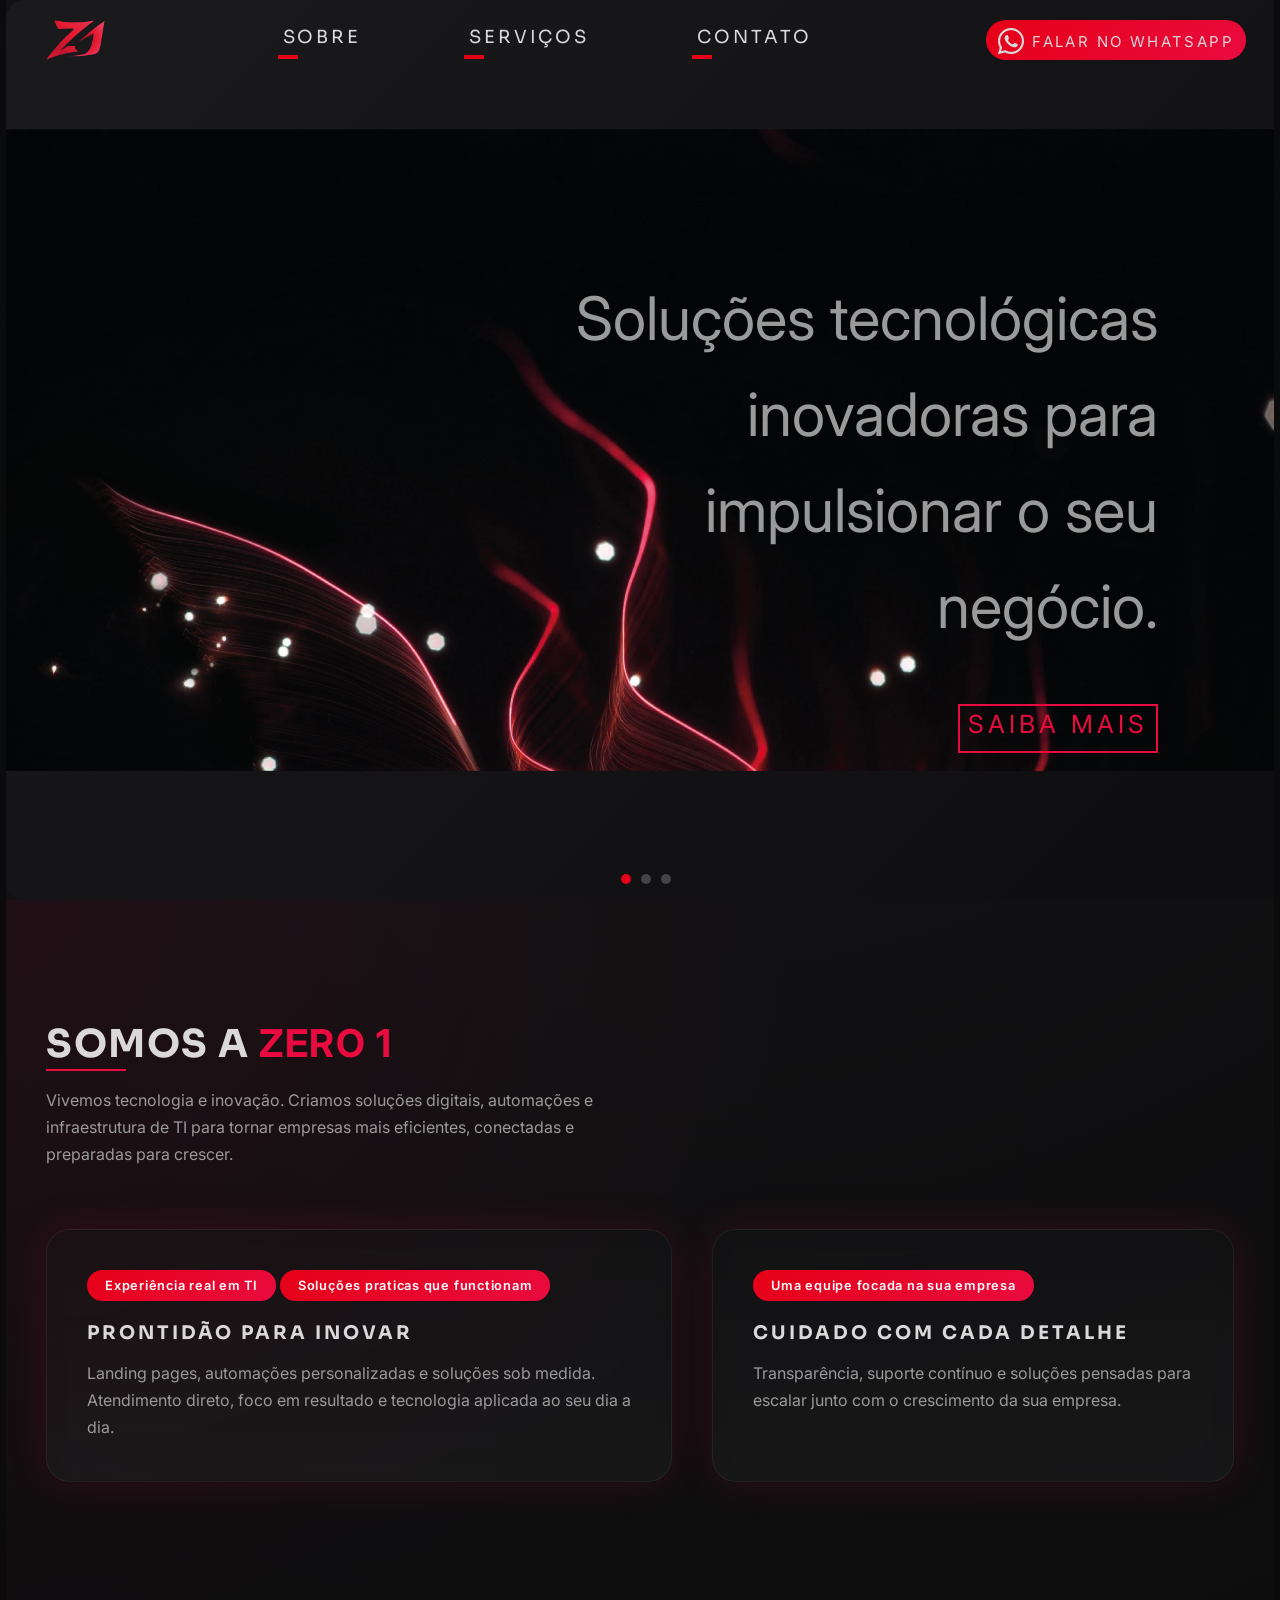
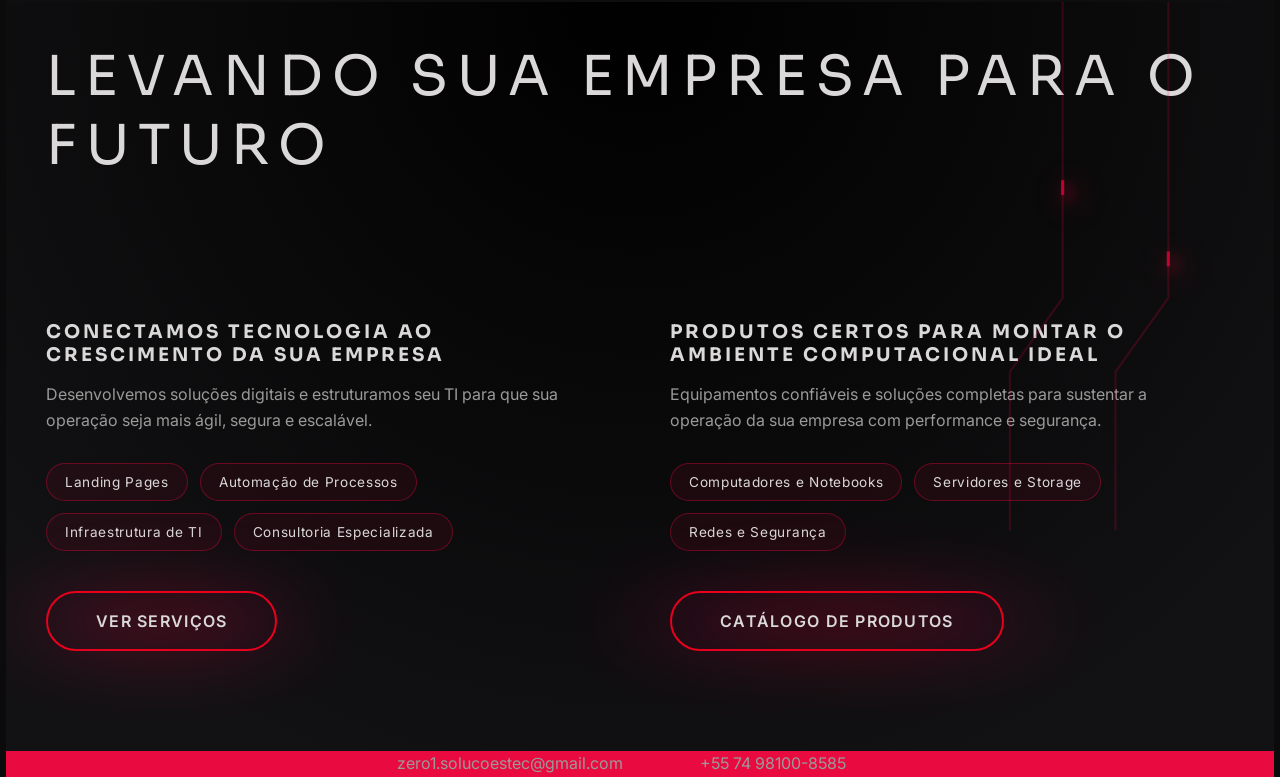
<file: index.html>
<!DOCTYPE html>
<html lang="pt-BR">

<head>
    <meta charset="UTF-8" />
    <meta name="viewport" content="width=device-width, initial-scale=1.0" />
    <title>Zero 1</title>

    <link rel="stylesheet" href="https://cdn.jsdelivr.net/npm/bootstrap-icons@1.11.3/font/bootstrap-icons.css">

    <link
        href="https://fonts.googleapis.com/css2?family=Inter:wght@300;400;500&family=Sora:wght@300;400;600&display=swap"
        rel="stylesheet">

    <link rel="stylesheet" href="./CSS/styles.css" />
</head>

<body>
    <nav>
        <div class="menu-toggle" id="menuToggle">
            <span></span>
            <span></span>
            <span></span>
        </div>
        <div class="div_logo">
            <a href="#home">
                <img class="nav_logo_1" src=".\SRC\Logo.png" alt="Logo Zero 1">
                <img class="nav_logo_2" src=".\SRC\Logo_zero1.png" alt="Logo Zero 1">
            </a>
        </div>

        <div id="nav_links" class="nav_links">
            <div class="div_links">
                <a href="#sobre" class="btn nav_btn" data-scroll="sobre">
                    Sobre
                </a>
                <a href="#servicos" class="btn nav_btn" data-scroll="servicos">
                    Serviços
                </a>
                <a href="#contato" class="btn nav_btn" data-scroll="contato">
                    Contato
                </a>
            </div>
        </div>

        <a class="btn btn_whatsapp" href="https://wa.me/5574981008585" target="_blank" rel="noopener">
            <span class="ico ico-whatsapp"></span>
            <span class="text-whatsapp">
                Falar no WhatsApp
            </span>
        </a>
    </nav>

    <!-- ===== HERO / APRESENTAÇÃO ===== -->
    <section class="hero main-section" id="home">
        <div class="carousel">
            <div class="carousel-track" id="carouselTrack">
                <div class="carousel-slide">
                    <img class="carousel-img" src=".\SRC\img_1.png" alt="">
                    <label id="lbl_1">
                        <p>
                            Soluções tecnológicas inovadoras para impulsionar o seu negócio.
                        </p>
                        <a class="btn_cta show-text" href="">
                            Saiba mais
                            <span class=" cta_txt_top">
                                Saiba mais
                            </span>
                            <span class="cta_txt_bottom">
                                Saiba mais
                            </span>
                        </a>
                    </label>
                </div>
                <div class="carousel-slide">
                    <img class="carousel-img" src=".\SRC\img_2.png" alt="">
                    <label id="lbl_2">
                        <p>
                            Landing pages de alta performance e automações inteligentes para transformar seu atendimento
                            e ganhar tempo no dia a dia.
                        </p>
                        <a class="btn_cta" href="">
                            Vamos desenvolver
                            <span class="cta_txt_top">
                                Vamos desenvolver
                            </span>
                            <span class="cta_txt_bottom">
                                Vamos desenvolver
                            </span>
                        </a>
                    </label>
                </div>
                <div class="carousel-slide">
                    <img class="carousel-img" src=".\SRC\img_3.png" alt="">
                    <label id="lbl_3">
                        <p>
                            Tudo o que sua empresa precisa para construir um ambiente computacional completo.
                        </p>
                        <a class="btn_cta" href="">
                            Ver catálogo
                            <span class="cta_txt_top">
                                Ver catálogo
                            </span>
                            <span class="cta_txt_bottom">
                                Ver catálogo
                            </span>
                        </a>
                    </label>
                </div>
            </div>

            <div class="carousel-nav" id="carouselNav"></div>
        </div>
    </section>

    <!-- ===== SOBRE NÓS ===== -->
    <section class="about-z1 main-section" id="sobre">
        <div class="about-header">
            <h2>Somos a <strong style="color: var(--accent-pink);">Zero 1</strong></h2>
            <p>
                Vivemos tecnologia e inovação. Criamos soluções digitais,
                automações e infraestrutura de TI para tornar empresas mais eficientes,
                conectadas e preparadas para crescer.
            </p>
        </div>


        <div class="about-cards">
            <div class="about-card highlight">
                <span class="badge">Experiência real em TI</span>
                <span class="badge">Soluções praticas que functionam</span>

                <h3>Prontidão para inovar</h3>
                <p>
                    Landing pages, automações personalizadas e soluções sob medida.
                    Atendimento direto, foco em resultado e tecnologia aplicada ao seu dia a dia.
                </p>
            </div>


            <div class="about-card highlight">
                <span class="badge">Uma equipe focada na sua empresa</span>
                <h3>Cuidado com cada detalhe</h3>
                <p>
                    Transparência, suporte contínuo e soluções pensadas para escalar junto com
                    o crescimento da sua empresa.
                </p>
            </div>
        </div>
    </section>

    <!-- ===== CALL TO ACTION ===== -->
    <section class="main-section section-cta" id="servicos">
        <svg class="circuit-bg circuit-right" viewBox="0 0 1200 600" preserveAspectRatio="none">


            <path class="circuit-base" d="M1000 0
         V280
         L950 350
         V500" />

            <path class="circuit-glow" d="M1000 0
         V280
         L950 350
         V500" />

            <path class="circuit-base" d="M1100 0
         V280
         L1050 350
         V500" />

            <path class="circuit-glow" d="M1100 0
         V280
         L1050 350
         V500" />

        </svg>
        <div class="title">
            Levando sua empresa para o futuro
        </div>
        <div class="cta">

            <!-- BLOCO SERVIÇOS -->
            <div class="cta-box">
                <h3>Conectamos tecnologia ao crescimento da sua empresa</h3>

                <p class="cta-desc">
                    Desenvolvemos soluções digitais e estruturamos seu TI para que sua
                    operação seja mais ágil, segura e escalável.
                </p>

                <div class="cta-tags">
                    <span>Landing Pages</span>
                    <span>Automação de Processos</span>
                    <span>Infraestrutura de TI</span>
                    <span>Consultoria Especializada</span>
                </div>

                <button>VER SERVIÇOS</button>
            </div>

            <!-- BLOCO PRODUTOS -->
            <div class="cta-box">
                <h3>Produtos certos para montar o ambiente computacional ideal</h3>

                <p class="cta-desc">
                    Equipamentos confiáveis e soluções completas para sustentar
                    a operação da sua empresa com performance e segurança.
                </p>

                <div class="cta-tags">
                    <span>Computadores e Notebooks</span>
                    <span>Servidores e Storage</span>
                    <span>Redes e Segurança</span>
                </div>

                <a href="PAGES/catalogo.html">
                    <button>CATÁLOGO DE PRODUTOS</button>
                </a>
            </div>
        </div>


    </section>
    <!-- ===== CONTATO ===== -->
    <section class="contact" id="contato">
        <div class="contact-info">
            <div>
                <p>zero1.solucoestec@gmail.com</p>
            </div>
            <div>
                <p>+55 74 98100-8585</p>
            </div>
        </div>
    </section>

    <script>

        function rebuildCTA(scope = document) {

            scope.querySelectorAll('.btn_cta').forEach(btn => {

                // remove tudo
                btn.classList.remove('show-text');
                btn.classList.remove('is-animating');

                // força reset real
                void btn.offsetWidth;

                // inicia borda
                btn.classList.add('is-animating');

                // texto só depois da borda
                setTimeout(() => {
                    btn.classList.add('show-text');
                }, 900);
            });
        }

        const track = document.getElementById('carouselTrack');
        const nav = document.getElementById('carouselNav');
        const slides = document.querySelectorAll('.carousel-slide');
        let index = 0;

        rebuildCTA(slides[0]);

        slides.forEach((_, i) => {
            const dot = document.createElement('div');
            dot.classList.add('dot');
            if (i === 0) dot.classList.add('active');
            dot.onclick = () => moveTo(i);
            nav.appendChild(dot);
        });

        function moveTo(i) {
            index = i;
            track.style.transform = `translateX(-${i * 100}%)`;


            document.querySelectorAll('.dot').forEach(d => d.classList.remove('active'));
            nav.children[i].classList.add('active');


            // 🔥 rebuild só no slide ativo
            rebuildCTA(slides[i]);
        }

        setInterval(() => {
            moveTo((index + 1) % slides.length);
        }, 7000);



        const glows = document.querySelectorAll('.circuit-glow');
        const navbar = document.querySelector('nav');

        let offset = 0;
        let velocity = 0;
        let lastScrollY = window.scrollY;

        function animate() {
            // movimento contínuo base
            offset += 3.5 + velocity;

            glows.forEach((glow, index) => {
                const pathLength = glow.getTotalLength();
                const factor = 0.5 + index * 0.2;

                glow.style.strokeDashoffset = -(offset * factor % pathLength);
            });

            // desaceleração suave (inércia)
            velocity *= 0.9;

            requestAnimationFrame(animate);
        }

        window.addEventListener('scroll', () => {
            const currentY = window.scrollY;
            const delta = currentY - lastScrollY;

            /* =========================
               GLOW / INÉRCIA
            ========================== */
            velocity += delta * 0.3;

            /* =========================
               NAVBAR COMPACTA
            ========================== */
            if (currentY > window.innerHeight * 0.6) {
                navbar.classList.add('scrolled');
            } else {
                navbar.classList.remove('scrolled');
            }

            lastScrollY = currentY;
        });

        // inicia loop
        animate();

        const nav_menu = document.querySelector('nav');


        window.addEventListener('scroll', () => {
            if (window.scrollY > window.innerHeight * 0.6 && window.innerWidth >= 900) {
                nav_menu.classList.add('scrolled');
            } else {
                nav_menu.classList.remove('scrolled');
            }
        });

        const menuToggle = document.getElementById('menuToggle');
        const nav_links = document.getElementById('nav_links');

        menuToggle.addEventListener('click', () => {
            menuToggle.classList.toggle('active');
            nav_links.classList.toggle('open');
        });


        document.querySelectorAll('[data-scroll]').forEach(btn => {
            btn.addEventListener('click', () => {

                const targetId = btn.getAttribute('data-scroll');
                const target = document.getElementById(targetId);

                if (!target) return;

                const navHeight = document.querySelector('nav').offsetHeight;
                const targetPosition = target.getBoundingClientRect().top + window.scrollY;
                const offsetPosition = targetPosition - navHeight - 10;

                window.scrollTo({
                    top: offsetPosition,
                    behavior: 'smooth'
                });

                // fecha menu mobile
                nav_links.classList.remove('open');
                menuToggle.classList.remove('active');
            });
        });
    </script>

</body>

</html>
</file>
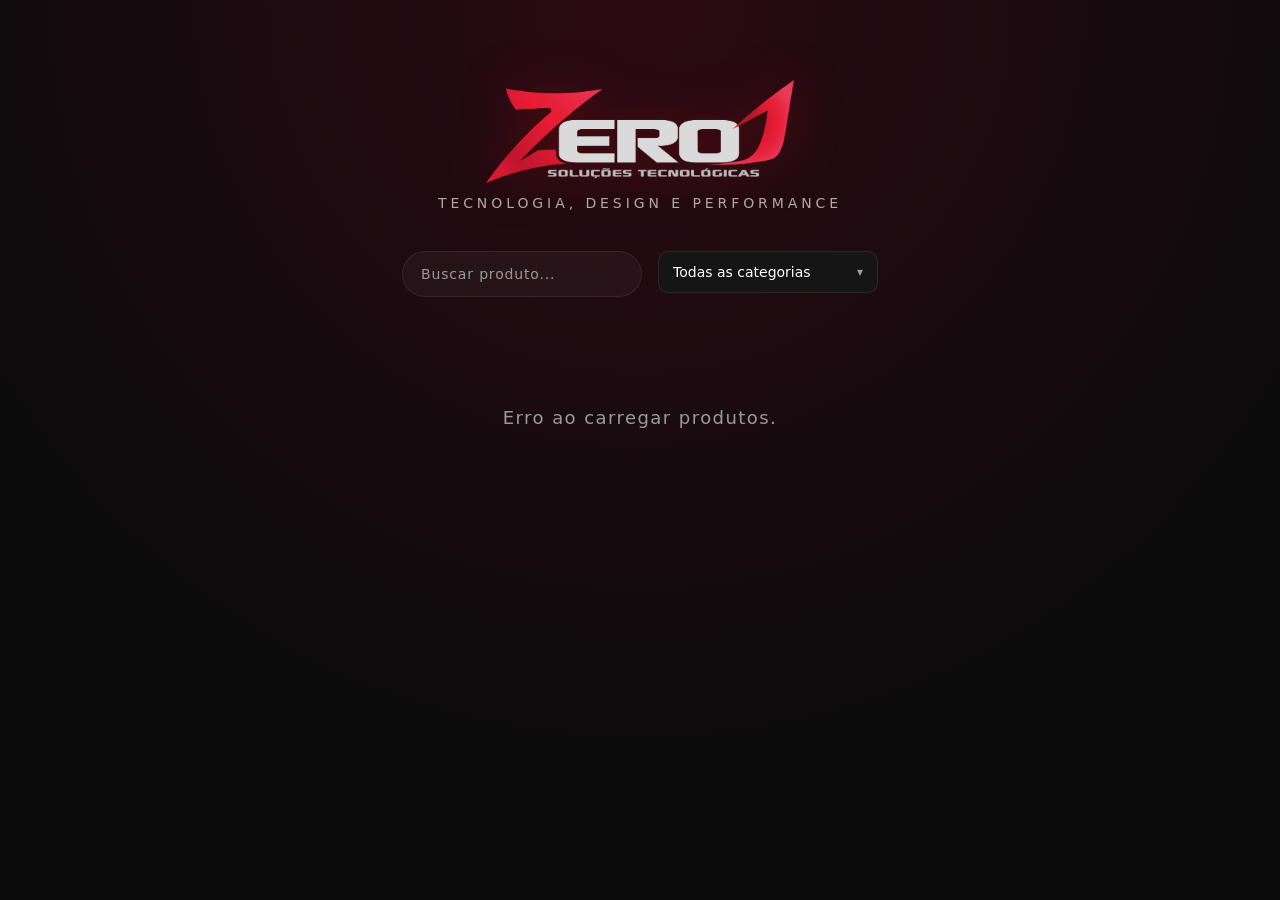
<file: PAGES/catalogo.html>
<!DOCTYPE html>
<html lang="pt-BR">

<head>
    <meta charset="UTF-8" />
    <meta name="viewport" content="width=device-width, initial-scale=1.0" />
    <title>Vitrine de Produtos</title>
    <link rel="stylesheet" href="../CSS/catalogo.css" />

</head>

<body>

    <header>
        <div class="hero-logo">
            <img id="img_logo_1" src="..\SRC\Logo_zero1.png" alt="Zero1">
            <img id="img_logo_2" src="..\SRC\Logo.png" alt="Zero1">
        </div>


        <p class="hero-subtitle">Tecnologia, design e performance</p>

        <div class="filters">
            <input type="text" id="search" placeholder="Buscar produto..." />
            <div class="custom-select" id="categorySelect">
                <div class="selected">Todas as categorias</div>
                <ul class="options"></ul>
            </div>


            <!-- select invisível (mantém compatibilidade e lógica) -->
            <select id="category" hidden>
                <option value="">Todas as categorias</option>
            </select>
        </div>
    </header>

    <main>
        <div id="status" class="loading">Carregando produtos...</div>
        <section id="produtos" class="grid"></section>
    </main>

    <script>
        const SHEET_URL =
            'https://docs.google.com/spreadsheets/d/e/2PACX-1vQXtypDX-PBtHQgWfAPNAoCFb_dAw__otSTERCAL3R2pgi_br2WV7UC1d7PaZ9kfEahfLuh6f3ocNL9/pub?gid=0&single=true&output=csv'

        const statusEl = document.getElementById('status')
        const produtosEl = document.getElementById('produtos')
        const searchEl = document.getElementById('search')
        const categoryEl = document.getElementById('category')

        let produtos = []

        function parseCSV(text) {
            const linhas = []
            let linha = []
            let campo = ''
            let dentroAspas = false

            for (let i = 0; i < text.length; i++) {
                const char = text[i]
                const next = text[i + 1]

                if (char === '"' && dentroAspas && next === '"') {
                    campo += '"'
                    i++
                } else if (char === '"') {
                    dentroAspas = !dentroAspas
                } else if (char === ',' && !dentroAspas) {
                    linha.push(campo)
                    campo = ''
                } else if (char === '\n' && !dentroAspas) {
                    linha.push(campo)
                    linhas.push(linha)
                    linha = []
                    campo = ''
                } else {
                    campo += char
                }
            }

            if (campo) linha.push(campo)
            if (linha.length) linhas.push(linha)
            return linhas
        }

        function render() {
            produtosEl.innerHTML = ''

            const termo = searchEl.value.toLowerCase()
            const categoria = categoryEl.value

            const filtrados = produtos.filter(p => {
                const nomeMatch = p.Produto.toLowerCase().includes(termo)
                const categoriaMatch = !categoria || p.Categoria === categoria
                return nomeMatch && categoriaMatch
            })

            if (!filtrados.length) {
                statusEl.style.display = 'block'
                statusEl.textContent = 'Nenhum produto encontrado.'
                return
            }

            statusEl.style.display = 'none'

            filtrados.forEach(item => {
                const preco = Number(item.Valor).toFixed(2).replace('.', ',')

                const card = document.createElement('article')
                card.className = 'card'

                const img = document.createElement('img')
                img.src = encodeURI(item.Imagem)
                img.alt = item.Produto
                img.loading = 'lazy'

                const body = document.createElement('div')
                body.className = 'card-body'

                const msg = encodeURIComponent(
                    `Olá, tenho interesse no produto: ${item.Produto}`
                )

                body.innerHTML = `
          <h3>${item.Produto}</h3>
          <div class="price">R$ ${preco}</div>
          <a class="buy" target="_blank"
             href="https://wa.me/5574981008585?text=${msg}">
            Comprar no WhatsApp
          </a>
        `

                card.appendChild(img)
                card.appendChild(body)
                produtosEl.appendChild(card)
            })
        }

        fetch(SHEET_URL)
            .then(res => res.text())
            .then(csv => {
                const linhas = parseCSV(csv.trim())
                const cabecalho = linhas.shift()

                const categorias = new Set()

                linhas.forEach(dados => {
                    const item = {}
                    cabecalho.forEach((col, i) => {
                        item[col.trim()] = (dados[i] || '').replace(/^"|"$/g, '').trim()
                    })

                    if (Number(item.Estoque) <= 0) return

                    produtos.push(item)
                    categorias.add(item.Categoria)
                })

                categorias.forEach(cat => {
                    const opt = document.createElement('option')
                    opt.value = cat
                    opt.textContent = cat
                    categoryEl.appendChild(opt)
                })

                syncCustomCategories()
                render()
            })
            .catch(() => {
                statusEl.textContent = 'Erro ao carregar produtos.'
                statusEl.className = 'error'
            })

        searchEl.addEventListener('input', render)
        categoryEl.addEventListener('change', render)


        const customSelect = document.getElementById('categorySelect')
        const selectedEl = customSelect.querySelector('.selected')
        const optionsEl = customSelect.querySelector('.options')

        // abre / fecha
        selectedEl.addEventListener('click', () => {
            customSelect.classList.toggle('open')
        })

        // fecha ao clicar fora
        document.addEventListener('click', e => {
            if (!customSelect.contains(e.target)) {
                customSelect.classList.remove('open')
            }
        })

        // popula dropdown custom quando categorias forem carregadas
        function syncCustomCategories() {
            optionsEl.innerHTML = ''

            const options = [...categoryEl.options]

            options.forEach(opt => {
                const li = document.createElement('li')
                li.textContent = opt.textContent
                li.dataset.value = opt.value

                if (opt.selected) li.classList.add('active')

                li.addEventListener('click', () => {
                    categoryEl.value = opt.value
                    selectedEl.textContent = opt.textContent

                    optionsEl.querySelectorAll('li').forEach(i =>
                        i.classList.remove('active')
                    )
                    li.classList.add('active')

                    customSelect.classList.remove('open')
                    render()
                })

                optionsEl.appendChild(li)
            })
        }
    </script>


</body>

</html>
</file>
<file: CSS/styles.css>
:root {
    --bg-main: #0b0b0c;
    --bg-soft: #121214;
    --text-main: #dad8d8;
    --text-muted: #9a9a9a;
    --accent-red: #e60017;
    --accent-pink: #e90b3f;
}

* {
    margin: 0;
    padding: 0;
    box-sizing: border-box;
    font-family: 'Inter', system-ui, sans-serif;
    -webkit-tap-highlight-color: transparent;
    outline: none;
    -webkit-touch-callout: none;
}

html {
    background: var(--bg-main);
    scrollbar-gutter: stable both-edges;
}

body {
    background: radial-gradient(circle at top, #141416, var(--bg-main));
    color: var(--text-main);
    min-height: 100vh;
    overflow-y: overlay;
    overflow-x: hidden;
}

h1,
h2,
h3,
.nav_btn,
.btn,
.title {
    font-family: 'Sora', sans-serif;
    text-transform: uppercase;
    letter-spacing: 0.16em;
}

p,
span,
li {
    font-family: 'Inter', sans-serif;
}

/* Scrollbar base */
::-webkit-scrollbar {
    width: 6px;
}

/* Track invisível */
::-webkit-scrollbar-track {
    background: transparent;
}

/* Thumb (indicador) */
::-webkit-scrollbar-thumb {
    background: rgba(225, 6, 61, 0.806);
    border-radius: 10px;
}

/* Hover sutil */
::-webkit-scrollbar-thumb:hover {
    background: rgba(255, 19, 90, 0.75);
}

.main-section {
    position: relative;
    background: var(--bg-soft);
    min-height: 70vh;
    width: 100%;
    overflow: hidden;
}

h1 {

    font-weight: 700;
    letter-spacing: 0.04em;
}

h2 {
    font-weight: 700;
    letter-spacing: 0.04em;
    font-size: 35px;
}

.title {
    display: flex;
    width: 100%;
    height: fit-content;
    padding: 40px;
    font-size: 55px;
}

p {
    color: var(--text-muted);
    line-height: 1.6;
}

a {
    color: inherit;
    text-decoration: none;
    height: 75px;
    font-size: 35px;
}

nav {
    position: fixed;
    z-index: 1000;
    left: 0;
    top: 0;
    padding: 20px 40px;
    display: flex;
    gap: 120px;
    height: 80px;
    width: 100%;
    background: transparent;
    transition:
        padding 0.4s ease,
        height 0.4s ease,
        background-color 0.4s ease,
        backdrop-filter 0.4s ease,
        box-shadow 0.4s ease;
}

.div_links {
    display: flex;
    height: fit-content;
    width: 100%;
    justify-content: space-around;
}

.nav_links {
    width: 100%;
    height: 100%;
    display: flex;
    align-items: center;
    justify-content: space-around;
    gap: 30px;
}

/* ESTADO COM SCROLL */
nav.scrolled {
    background-color: rgba(125, 7, 38, 0.347);
    backdrop-filter: blur(10px);
    box-shadow: 0 10px 30px rgba(0, 0, 0, 0.35);
    height: 60px;
    padding: 10px 40px;
}

.menu-toggle {
    width: 32px;
    height: 22px;
    position: fixed;
    cursor: pointer;

    display: none;
    /* aparece só no mobile */
}

.menu-toggle span {
    left: 0;
    width: 100%;
    height: 2px;
    border-radius: 2px;

    transition:
        transform 0.35s ease,
        top 0.35s ease,
        opacity 0.25s ease,
        background-color 0.3s ease;

    border: #e60017 2px solid;
}

/* posição inicial */
.menu-toggle span:nth-child(1) {
    top: 0;
}

.menu-toggle span:nth-child(2) {
    top: 10px;
}

.menu-toggle span:nth-child(3) {
    top: 20px;
}

/* ===== ESTADO ABERTO ===== */
.menu-toggle.active span:nth-child(1) {
    top: 10px;
    transform: rotate(45deg);
}

.menu-toggle.active span:nth-child(2) {
    opacity: 0;
}

.menu-toggle.active span:nth-child(3) {
    top: 10px;
    transform: rotate(-45deg);
}

.btn {
    cursor: pointer;
    text-transform: uppercase;
}

.ico {
    height: fit-content;

    transform: translateY(25%);
    font-size: 26px;
    color: var(--text-main);
    font-family: "bootstrap-icons";
    font-style: normal;
    font-weight: normal;
    display: inline-block;
}


.ico-whatsapp::before {
    content: "\F618";
}

.btn_whatsapp {
    height: 100%;
    border-radius: 75px;
    background: linear-gradient(135deg, var(--accent-red), var(--accent-pink));
    padding: 0 12px;
    font-size: 15px;
    color: var(--text-main);
    text-decoration: none;
    display: inline-block;
    cursor: pointer;
    text-wrap: nowrap;
}

.nav_logo_1 {
    height: 40px;
    width: auto;
    cursor: pointer;
}

.nav_logo_2 {
    display: none;
    height: 40px;
    width: auto;
    cursor: pointer;
}

.nav_btn {
    position: relative;
    font-size: 18px;
    transition: 0.3s;
    height: 38px;
    padding: 5px;
}

.nav_btn::after {
    position: absolute;
    content: '';
    height: 4px;
    width: 20px;
    bottom: 0;
    left: 0;
    background: var(--accent-red);
    transition: width 0.3s;
}

.nav_btn:hover::after {
    width: 40px;
}


/* ========= HERO ========= */

.hero {
    display: grid;
    grid-template-columns: 1fr 1fr;
    align-items: center;
    height: 100vh;
}

.hero-text h1 {
    font-size: 3rem;
    margin-bottom: 20px;
}

.hero-text span {
    color: var(--accent-red);
}

/* ========= CARROSSEL ========= */

.carousel {
    position: relative;
    width: 100dvw;
    height: 100%;
    overflow: hidden;
    border-radius: 20px;
    background: linear-gradient(135deg, #1a1a1d, #0e0e10);
}

.carousel-track {
    display: flex;
    height: 100%;
    width: 100%;
    transition: transform 0.6s ease;
}

.carousel-slide {
    position: relative;
    min-width: 100%;
    height: 100%;
    display: flex;
    align-items: center;
    color: var(--text-muted);
    font-size: 1.2rem;
}

.carousel-slide label {
    position: absolute;
    top: 30%;
    right: 10%;
    width: 50%;
    text-align: right;
}

#lbl_1 {
    font-size: 60px;
}

#lbl_2 {
    font-size: 46px;
}

#lbl_3 {
    font-size: 46px;
}

.carousel-img {
    width: 100%;
    height: auto;
    object-fit: cover;
}

.carousel-nav {
    position: absolute;
    bottom: 16px;
    left: 50%;
    transform: translateX(-50%);
    display: flex;
    gap: 10px;
}

.dot {
    width: 10px;
    height: 10px;
    border-radius: 50%;
    background: #444;
    cursor: pointer;
}

.dot.active {
    background: var(--accent-red);
}

/* ========= CTA ========= */
.btn_cta {
    position: relative;
    height: 49px !important;
    padding: 10px;

    font-size: 25px;
    text-align: center;

    color: transparent ! important;
    background: transparent;
    text-decoration: none;
    display: inline-block;
    cursor: pointer;
    /* border: var(--accent-pink) 2px solid;
    box-shadow: 0 0 15px var(--accent-pink);
    filter: drop-shadow(0 0 10px var(--accent-pink)); */
    text-transform: uppercase;
    letter-spacing: 4px;
    transition: 1s;
    overflow: hidden;
    margin-top: 50px;


    --draw-time: 0.9s;
    --text-delay: 0.9s;

    border: none;
    box-shadow: none;
    filter: none;
}

.btn_cta span {
    color: var(--accent-pink);
}

.btn_cta::before,
.btn_cta::after {
    content: "";
    position: absolute;
    inset: 0;
    pointer-events: none;
}


.btn_cta::before {
    background:
        linear-gradient(var(--accent-pink), var(--accent-pink)) top left,
        linear-gradient(var(--accent-pink), var(--accent-pink)) top right,
        linear-gradient(var(--accent-pink), var(--accent-pink)) bottom right,
        linear-gradient(var(--accent-pink), var(--accent-pink)) bottom left;

    background-size:
        0% 2px,
        2px 0%,
        0% 2px,
        2px 0%;

    background-repeat: no-repeat;
    animation: drawBorder var(--draw-time) ease forwards;
}

.btn_cta span {
    position: absolute;
    opacity: 0;
    width: 100%;
    height: fit-content;
    top: 0;
    left: 0;
    font-size: 25px;
    line-height: 40px;
    text-align: center;
    transition: .5s;
}

.btn_cta.show-text span {
    opacity: 1;
}

.btn_cta::before {
    animation: none;
}


.btn_cta.is-animating::before {
    animation: drawBorder 0.9s ease forwards;
}

.btn_cta span:nth-child(1) {
    transform: translateY(-100%);
}


.btn_cta span:nth-child(2) {
    transform: translateY(0);
}

@keyframes drawBorder {
    0% {
        background-size:
            0% 2px,
            2px 0%,
            0% 2px,
            2px 0%;
    }

    25% {
        background-size:
            100% 2px,
            2px 0%,
            0% 2px,
            2px 0%;
    }

    50% {
        background-size:
            100% 2px,
            2px 100%,
            0% 2px,
            2px 0%;
    }

    75% {
        background-size:
            100% 2px,
            2px 100%,
            100% 2px,
            2px 0%;
    }

    100% {
        background-size:
            100% 2px,
            2px 100%,
            100% 2px,
            2px 100%;
    }
}

.section-cta {
    background: radial-gradient(circle at top,
            black,
            var(--bg-soft) 85%);
}

.cta {
    display: flex;
    justify-content: center;
    flex-wrap: wrap;
    padding: 100px 40px;
    display: grid;
    grid-template-columns: 1fr 1fr;
    gap: 60px;
}

.cta button {
    position: relative;
    padding: 18px 48px;
    font-size: 1rem;
    font-weight: 600;
    letter-spacing: 0.08em;
    color: var(--text-main);
    background: transparent;
    border: 2px solid var(--accent-red);
    border-radius: 40px;
    cursor: pointer;
    z-index: 1;
}

.cta button::after {
    content: "";
    position: absolute;
    inset: -40%;
    background: radial-gradient(ellipse at 50% 50%,
            rgba(255, 0, 8, 0.58) 0%,
            rgba(255, 0, 102, 0.414) 35%,
            transparent 60%);
    filter: blur(35px);
    opacity: 0.5;
    z-index: -1;
    animation: shadowPulse 6s ease-in-out infinite,
        shadowShift 8s ease-in-out infinite;
    pointer-events: none;
}

@keyframes shadowPulse {

    0%,
    100% {
        opacity: 0.35;
    }

    50% {
        opacity: 0.55;
    }
}

@keyframes shadowShift {
    0% {
        background-position: 50% 50%;
    }

    25% {
        background-position: 48% 52%;
    }

    50% {
        background-position: 52% 54%;
    }

    75% {
        background-position: 51% 49%;
    }

    100% {
        background-position: 50% 50%;
    }
}




.cta-box {
    max-width: 520px;
}

.cta-box h2 {
    font-size: 2rem;
    margin-bottom: 20px;
}

.cta-box h3 {
    margin-bottom: 16px;
}

.cta-desc {
    font-size: 1rem;
    margin-bottom: 30px;
    color: var(--text-muted);
}

.cta-tags {
    display: flex;
    flex-wrap: wrap;
    gap: 12px;
    margin-bottom: 40px;
}

.cta-tags span {
    padding: 10px 18px;
    border-radius: 20px;
    font-size: 0.85rem;
    letter-spacing: 0.05em;
    background: rgba(225, 6, 60, 0.08);
    border: 1px solid rgba(225, 6, 60, 0.4);
    color: var(--text-main);
}

/* ========= CONTATO ========= */

.contact {
    text-align: center;
    background-color: var(--accent-pink);
}

.contact h2 {
    margin-bottom: 30px;
}

.contact-info {
    display: flex;
    justify-content: center;
    gap: 40px;
    flex-wrap: wrap;
    color: var(--text-main);
}

.contact-info div {
    min-width: 220px;
}


/* ========= SOBRE ZERO 1 ========= */

.about-z1 {
    padding: 120px 40px;
    background: radial-gradient(circle at left top,
            rgba(225, 6, 60, 0.08),
            transparent 55%);
}

.about-header {
    max-width: 560px;
    margin-bottom: 60px;
}

.about-header h2 {
    font-size: 2.4rem;
    margin-bottom: 16px;
}

.about-header h2::after {
    content: '';
    display: block;
    width: 80px;
    height: 2px;
    background: var(--accent-pink);
    margin-top: 1px;
}

.about-header p {
    color: var(--text-muted);
    line-height: 1.7;
}

/* ========= CARDS ========= */

.about-cards {
    display: grid;
    grid-template-columns: 1.2fr 1fr;
    gap: 40px;

}

.about-card {
    padding: 40px;
    border-radius: 24px;
    background: linear-gradient(0deg,
            rgba(255, 255, 255, 0.04),
            rgba(255, 255, 255, 0.01));
    border: 1px solid rgba(255, 255, 255, 0.06);
    backdrop-filter: blur(8px);
    transition: 0.5s;
}

.about-card h3 {
    margin-bottom: 16px;
}

.about-card p {
    color: var(--text-muted);
    line-height: 1.7;
}

.circuit-bg {
    position: absolute;
    inset: 0;
    z-index: 0;
    pointer-events: none;
}


.circuit-base {
    fill: none;
    stroke: rgba(255, 0, 60, 0.18);
    stroke-width: 2;
}

.circuit-glow {
    fill: none;
    stroke: #ff003cab;
    stroke-width: 3;

    /* “ponto” de energia */
    stroke-dasharray: 14 600;
    stroke-dashoffset: 0;

    filter: drop-shadow(5px 5px 6px rgba(255, 0, 60, 0.9)) drop-shadow(5px 5px 14px rgba(255, 0, 60, 0.9));

    opacity: 1;
}


/* ========= CARD DESTACADO ========= */

.about-card.highlight {
    box-shadow: 0 0 40px rgba(225, 6, 60, 0.15);
}

.badge {
    display: inline-block;
    margin-bottom: 20px;
    padding: 8px 18px;
    font-size: 0.8rem;
    font-weight: 600;
    letter-spacing: 0.06em;
    color: #fff;
    border-radius: 999px;
    background: linear-gradient(135deg,
            var(--accent-red),
            var(--accent-pink));
}

/* ========= RESPONSIVO ========= */

@media (min-width: 901px) {
    .about-card:hover {
        border: 1px solid rgba(242, 0, 0, 0.302);
        backdrop-filter: blur(8px);
        transform: scale(1.015);
    }

    .cta button:hover {
        background: var(--accent-red);
        box-shadow: 0 0 25px rgba(225, 6, 60, 0.4);
    }

    .cta button:hover::after {
        opacity: 0.7;
    }

    .btn_cta:hover span:nth-child(2) {
        transform: translateY(100%);
        transition: 0.3s;

    }

    .btn_cta:hover {
        background: var(--accent-red);
        color: var(--text-main);
        box-shadow: 0 0 25px rgba(225, 6, 60, 0.4);
        transform: translateY(-2px);
    }

    .btn_cta:hover span:nth-child(1) {
        transform: translateY(0);
        transition: 0.3s;
    }

    .nav_btn:hover {
        color: var(--accent-red);
    }
}

@media (max-width: 900px) {
    * {
        text-align: start;
    }

    nav {
        background: var(--bg-main);
        justify-content: space-between;
        align-items: center;
        height: 65px;
        padding: 10px;
    }

    .menu-toggle {
        width: 25px;
        height: 25px;
        cursor: pointer;

        display: none;
        /* aparece só no mobile */
    }

    .menu-toggle span {
        position: absolute;
        left: 0;
        width: 100%;
        height: 2px;
        background: var(--text-main);
        border-radius: 2px;

        transition:
            transform 0.35s ease,
            top 0.35s ease,
            opacity 0.25s ease,
            background-color 0.3s ease;
    }

    /* posição inicial */
    .menu-toggle span:nth-child(1) {
        top: 0;
    }

    .menu-toggle span:nth-child(2) {
        top: 10px;
    }

    .menu-toggle span:nth-child(3) {
        top: 20px;
    }

    /* ===== ESTADO ABERTO ===== */
    .menu-toggle.active span:nth-child(1) {
        top: 10px;
        transform: rotate(45deg);
    }

    .menu-toggle.active span:nth-child(2) {
        opacity: 0;
    }

    .menu-toggle.active span:nth-child(3) {
        top: 10px;
        transform: rotate(-45deg);
    }

    .menu-toggle {
        display: block;
    }


    .nav_logo_1 {
        display: none;
    }

    .nav_logo_2 {
        display: block;
        position: absolute;
        width: 100px;
        height: auto;
        left: calc(50% - 50px);
        top: 15px;
    }

    .nav_links {
        position: fixed;
        display: flex;
        flex-direction: column;
        height: fit-content;
        align-items: start;
        /* transform: translateX(-100%); */
        transform: translateY(60px);
    }



    .btn_whatsapp {
        height: 100%;

    }

    .btn_whatsapp .text-whatsapp {
        display: none;
    }

    .about-cards {
        grid-template-columns: 1fr;
    }

    .about-header {
        text-align: center;
        margin-left: auto;
        margin-right: auto;
    }

    .menu-toggle {
        display: block;
    }

    .div_links {
        flex-direction: column;
        height: fit-content;
        background: rgba(0, 0, 0, 0.541);
        backdrop-filter: blur(10px);
    }

    #nav_links {
        position: fixed;
        flex-direction: column;
        top: 0;
        left: 0;
        width: 100%;
        height: 0;
        transition: 1s;
        overflow: hidden;
        padding: 0;
        gap: 0;
    }

    #nav_links.open {
        height: 120px;
    }

    .nav_btn::after {
        width: 100%;
        height: 2px;
        left: 0;
        background: #ff003cab;
    }

    .carousel-img {
        height: 100%;
    }

    #lbl_1 {
        width: 80%;
        padding: 10px;
        font-size: 25px;
        letter-spacing: 5px;
    }

    #lbl_2 {
        width: 80%;
        padding: 10px;
        font-size: 25px;
        letter-spacing: 5px;
    }

    #lbl_3 {
        width: 80%;
        padding: 10px;
        font-size: 25px;
        letter-spacing: 5px;
    }

    .title {
        font-size: 30px;
        padding: 20px 40px;
    }

    .about-header h2 {
        font-size: 25px;
        margin-bottom: 16px;
    }

    .badge {
        display: none;
    }

    .cta {
        grid-template-columns: 1fr;
        gap: 40px;
    }

    .circuit-right {
        display: none;
    }

    .btn_cta {
        color: transparent;
        font-size: 20px;
        padding: 0 10px;
    }

    .btn_cta span {
        color: var(--text-main);
        font-size: 18px;
    }

    .btn_cta::before {
        background:
            linear-gradient(var(--text-main), var(--text-main)) top left,
            linear-gradient(var(--text-main), var(--text-main)) top right,
            linear-gradient(var(--text-main), var(--text-main)) bottom right,
            linear-gradient(var(--text-main), var(--text-main)) bottom left;

        background-size:
            0% 2px,
            2px 0%,
            0% 2px,
            2px 0%;

        background-repeat: no-repeat;
    }

    .contact-info {
        display: flex;
        justify-content: start;
        padding: 0 40px;
        gap: 0px;
        flex-wrap: wrap;
        color: var(--text-main);
    }
}
</file>
<file: CSS/catalogo.css>
:root {
    --bg-main: #0b0b0c;
    --bg-soft: #121214;
    --text-main: #dad8d8;
    --text-muted: #9a9a9a;
    --accent-red: #e60017;
    --accent-pink: #e90b3f;
}

/* RESET BASE */
* {
    margin: 0;
    padding: 0;
    box-sizing: border-box;
    font-family: 'Inter', system-ui, sans-serif;
}

html {
    background: var(--bg-main);
}

body {
    background: radial-gradient(circle at top,
            rgba(225, 6, 60, 0.15),
            transparent 70%);
    color: var(--text-main);
    min-height: 100vh;
}

ul,
ol {
    list-style: none;
    padding: 0;
    margin: 0;
}

/* ===== HEADER ===== */
header {
    padding: 80px 24px 50px;
    text-align: center;
    
}

header h1 {
    font-family: 'Sora', sans-serif;
    font-size: 42px;
    letter-spacing: 0.14em;
    text-transform: uppercase;
}

header p {
    margin-top: 12px;
    color: var(--text-muted);
    letter-spacing: 0.08em;
}

.hero-logo {
    display: flex;
    justify-content: center;
    margin-bottom: 12px;
}

.hero-logo img {
    width: 25%;
    max-width: 60vw;
    filter: drop-shadow(0 0 25px rgba(225, 6, 0, 0.25));
    opacity: 0;
    transform: translateY(10px);
    animation: logoEnter 1s ease forwards;
}

#img_logo_1 {
    display: block;
}

#img_logo_2 {
    display: none;
}

.hero-subtitle {
    font-size: 14px;
    letter-spacing: .28em;
    text-transform: uppercase;
    color: rgba(255, 255, 255, .65);
    margin-bottom: 28px;
}

/* animação clean */
@keyframes logoEnter {
    to {
        opacity: 1;
        transform: translateY(0);
    }
}

/* ===== FILTROS ===== */
.filters {
    margin-top: 40px;
    display: flex;
    gap: 16px;
    justify-content: center;
    flex-wrap: wrap;
}

.filters input,
.filters select {
    background: rgba(255, 255, 255, 0.04);
    border: 1px solid rgba(255, 255, 255, 0.08);
    backdrop-filter: blur(10px);
    color: var(--text-main);
    padding: 14px 18px;
    border-radius: 30px;
    min-width: 240px;
    font-size: 14px;
    letter-spacing: 0.06em;
    transition: 0.3s;
}

.filters input::placeholder {
    color: var(--text-muted);
}

.filters input:focus,
.filters select:focus {
    border-color: var(--accent-red);
    box-shadow: 0 0 15px rgba(225, 6, 60, 0.35);
}

/* ===== MAIN ===== */
main {
    max-width: 1300px;
    margin: 60px auto;
    padding: 0 24px;
}

/* ===== GRID ===== */
.grid {
    display: grid;
    grid-template-columns: repeat(auto-fill, minmax(240px, 1fr));
    gap: 32px;
}

/* ===== CARD ===== */
.card {
    background: linear-gradient(180deg, #121212, #0a0a0a);
    border-radius: 18px;
    overflow: hidden;
    position: relative;
    box-shadow:
        0 10px 30px rgba(0, 0, 0, .6);
    transition:
        transform .35s ease,
        box-shadow .35s ease;
}

/* luz projetada */
.card::before {
    content: '';
    position: absolute;
    inset: 0;
    background: radial-gradient(circle at top left,
            rgba(225, 6, 0, .25),
            transparent 55%);
    opacity: 0;
    transition: opacity .35s ease;
    pointer-events: none;
}

.card:hover {
    transform: translateY(-6px);
    box-shadow:
        0 25px 60px rgba(0, 0, 0, .85);
}

.card:hover::before {
    opacity: 1;
}

.card img {
    transition: transform .6s ease;
}

.card:hover img {
    transform: translateY(-4px);
}

@media (min-width: 900px) {
    .card:hover {
        transform: translateY(-6px) scale(1.015);
        border-color: rgba(225, 6, 60, 0.4);
    }

    .card:hover::after {
        opacity: 0.6;
    }
}

/* ===== IMAGEM ===== */
.card img {
    width: 100%;
    height: 210px;
    object-fit: cover;
    background: #111;
}

/* ===== BODY ===== */
.card-body {
    padding: 20px;
    display: flex;
    flex-direction: column;
    gap: 14px;
    flex: 1;
}

.card h3 {
    font-family: 'Sora', sans-serif;
    font-size: 14px;
    letter-spacing: 0.12em;
    text-transform: uppercase;
}

/* ===== PREÇO ===== */
.price {
    font-size: 20px;
    font-weight: 700;
    color: var(--accent-pink);
    margin-top: auto;
}

/* ===== BOTÃO WHATSAPP ===== */
.buy {
    margin-top: 14px;
    padding: 14px;
    text-align: center;
    border-radius: 999px;
    font-weight: 600;
    letter-spacing: 0.1em;
    text-transform: uppercase;
    font-size: 13px;
    color: var(--text-main);
    background: linear-gradient(135deg,
            var(--accent-red),
            var(--accent-pink));
    text-decoration: none;
    transition: 0.35s;
}

@media (min-width: 900px) {
    .buy:hover {
        box-shadow: 0 0 25px rgba(225, 6, 60, 0.6);
        transform: translateY(-2px);
    }
}

@media (max-width: 900px) {
    .hero-logo img {
        width: 40%;
    }

    #img_logo_1 {
        display: none;
    }

    #img_logo_2 {
        display: block;
    }
}

/* ===== STATUS ===== */
.loading,
.error {
    text-align: center;
    font-size: 18px;
    color: var(--text-muted);
    letter-spacing: 0.08em;
}

.filters {
    position: relative;
}

.custom-select {
    position: relative;
    min-width: 220px;
    user-select: none;
}

.custom-select .selected {
    padding: 12px 14px;
    border-radius: 10px;
    background: #151515;
    color: #fff;
    font-size: 14px;
    cursor: pointer;
    border: 1px solid rgba(255, 255, 255, .08);
    display: flex;
    justify-content: space-between;
    align-items: center;
}

.custom-select .selected::after {
    content: "▾";
    opacity: .6;
    font-size: 12px;
}

.custom-select.open .selected {
    border-color: var(--accent-red);
}

.custom-select .options {
    position: absolute;
    top: calc(100% + 10px);
    /* 🔥 espaçamento real */
    left: 0;
    right: 0;
    background: #0f0f0f;
    border-radius: 14px;
    padding: 8px;
    box-shadow: 0 20px 40px rgba(0, 0, 0, .6);
    display: none;
    z-index: 20;
}

.custom-select.open .options {
    display: block;
    animation: fadeUp .2s ease;
}

.custom-select .options li {
    padding: 12px 14px;
    border-radius: 10px;
    color: #ddd;
    cursor: pointer;
    transition: background .2s, color .2s;
    text-decoration: none;

}

.custom-select .options li:hover {
    background: rgba(225, 0, 30, 0.15);
    color: #fff;
}

.custom-select .options li.active {
    background: var(--accent-pink);
    color: #fff;
}

@keyframes fadeUp {
    from {
        opacity: 0;
        transform: translateY(-6px);
    }

    to {
        opacity: 1;
        transform: translateY(0);
    }
}
</file>
